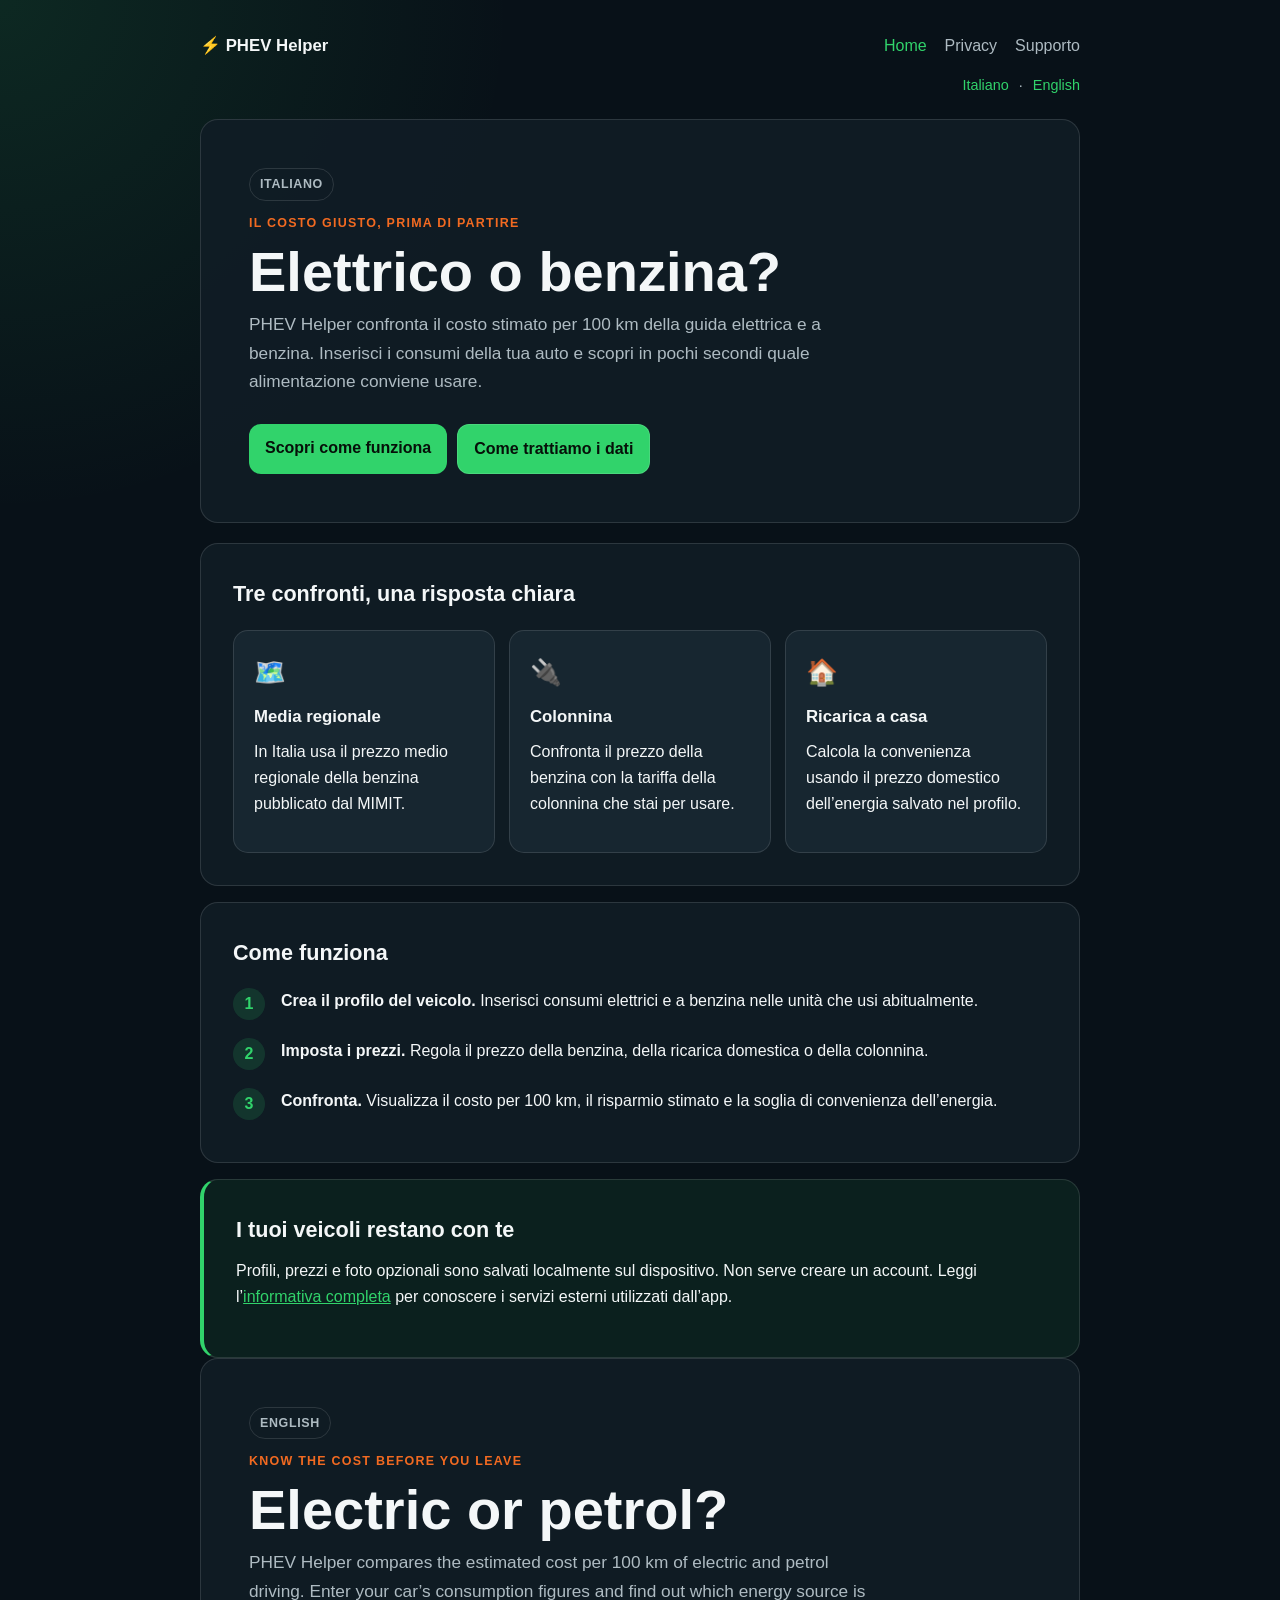
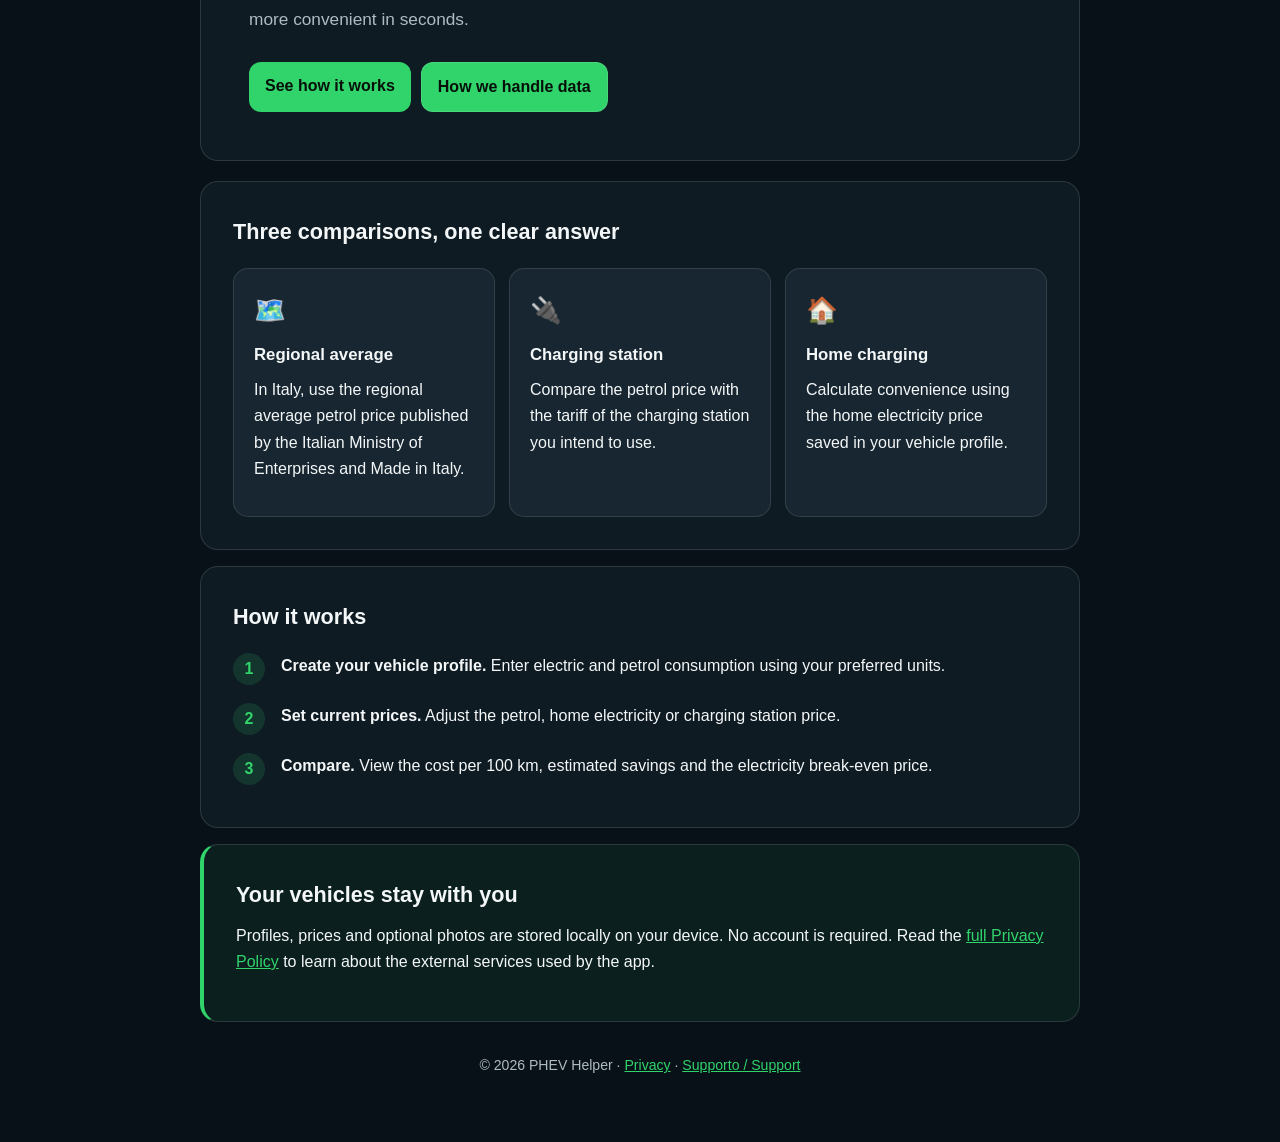
<file: index.html>
<!doctype html>
<html lang="it">
<head>
  <meta charset="utf-8">
  <meta name="viewport" content="width=device-width, initial-scale=1">
  <meta name="description" content="PHEV Helper confronta il costo di guida elettrica e a benzina per aiutarti a scegliere come viaggiare.">
  <title>PHEV Helper — Elettrico o benzina?</title>
  <link rel="stylesheet" href="styles.css">
</head>
<body>
  <main class="shell">
    <header>
      <a class="brand" href="index.html">⚡ PHEV Helper</a>
      <nav aria-label="Navigazione principale">
        <a href="index.html" aria-current="page">Home</a>
        <a href="privacy.html">Privacy</a>
        <a href="support.html">Supporto</a>
      </nav>
    </header>
    <div class="language-nav" aria-label="Lingue"><a href="#it">Italiano</a><span>·</span><a href="#en">English</a></div>

    <section class="hero language-section" id="it" lang="it">
      <span class="language-label">Italiano</span>
      <p class="eyebrow">Il costo giusto, prima di partire</p>
      <h1>Elettrico o benzina?</h1>
      <p class="lead">PHEV Helper confronta il costo stimato per 100 km della guida elettrica e a benzina. Inserisci i consumi della tua auto e scopri in pochi secondi quale alimentazione conviene usare.</p>
      <div class="actions">
        <a class="button" href="support.html#it">Scopri come funziona</a>
        <a class="button secondary-button" href="privacy.html#it">Come trattiamo i dati</a>
      </div>
    </section>

    <section class="card" lang="it">
      <h2>Tre confronti, una risposta chiara</h2>
      <div class="feature-grid">
        <article class="feature"><span class="feature-icon">🗺️</span><h3>Media regionale</h3><p>In Italia usa il prezzo medio regionale della benzina pubblicato dal MIMIT.</p></article>
        <article class="feature"><span class="feature-icon">🔌</span><h3>Colonnina</h3><p>Confronta il prezzo della benzina con la tariffa della colonnina che stai per usare.</p></article>
        <article class="feature"><span class="feature-icon">🏠</span><h3>Ricarica a casa</h3><p>Calcola la convenienza usando il prezzo domestico dell’energia salvato nel profilo.</p></article>
      </div>
    </section>

    <section class="card" lang="it">
      <h2>Come funziona</h2>
      <ol class="steps">
        <li><strong>Crea il profilo del veicolo.</strong> Inserisci consumi elettrici e a benzina nelle unità che usi abitualmente.</li>
        <li><strong>Imposta i prezzi.</strong> Regola il prezzo della benzina, della ricarica domestica o della colonnina.</li>
        <li><strong>Confronta.</strong> Visualizza il costo per 100 km, il risparmio stimato e la soglia di convenienza dell’energia.</li>
      </ol>
    </section>

    <section class="card notice" lang="it">
      <h2>I tuoi veicoli restano con te</h2>
      <p>Profili, prezzi e foto opzionali sono salvati localmente sul dispositivo. Non serve creare un account. Leggi l’<a href="privacy.html#it">informativa completa</a> per conoscere i servizi esterni utilizzati dall’app.</p>
    </section>

    <section class="hero language-section" id="en" lang="en">
      <span class="language-label">English</span>
      <p class="eyebrow">Know the cost before you leave</p>
      <h1>Electric or petrol?</h1>
      <p class="lead">PHEV Helper compares the estimated cost per 100 km of electric and petrol driving. Enter your car’s consumption figures and find out which energy source is more convenient in seconds.</p>
      <div class="actions">
        <a class="button" href="support.html#en">See how it works</a>
        <a class="button secondary-button" href="privacy.html#en">How we handle data</a>
      </div>
    </section>

    <section class="card" lang="en">
      <h2>Three comparisons, one clear answer</h2>
      <div class="feature-grid">
        <article class="feature"><span class="feature-icon">🗺️</span><h3>Regional average</h3><p>In Italy, use the regional average petrol price published by the Italian Ministry of Enterprises and Made in Italy.</p></article>
        <article class="feature"><span class="feature-icon">🔌</span><h3>Charging station</h3><p>Compare the petrol price with the tariff of the charging station you intend to use.</p></article>
        <article class="feature"><span class="feature-icon">🏠</span><h3>Home charging</h3><p>Calculate convenience using the home electricity price saved in your vehicle profile.</p></article>
      </div>
    </section>

    <section class="card" lang="en">
      <h2>How it works</h2>
      <ol class="steps">
        <li><strong>Create your vehicle profile.</strong> Enter electric and petrol consumption using your preferred units.</li>
        <li><strong>Set current prices.</strong> Adjust the petrol, home electricity or charging station price.</li>
        <li><strong>Compare.</strong> View the cost per 100 km, estimated savings and the electricity break-even price.</li>
      </ol>
    </section>

    <section class="card notice" lang="en">
      <h2>Your vehicles stay with you</h2>
      <p>Profiles, prices and optional photos are stored locally on your device. No account is required. Read the <a href="privacy.html#en">full Privacy Policy</a> to learn about the external services used by the app.</p>
    </section>

    <footer>© 2026 PHEV Helper · <a href="privacy.html">Privacy</a> · <a href="support.html">Supporto / Support</a></footer>
  </main>
</body>
</html>
</file>
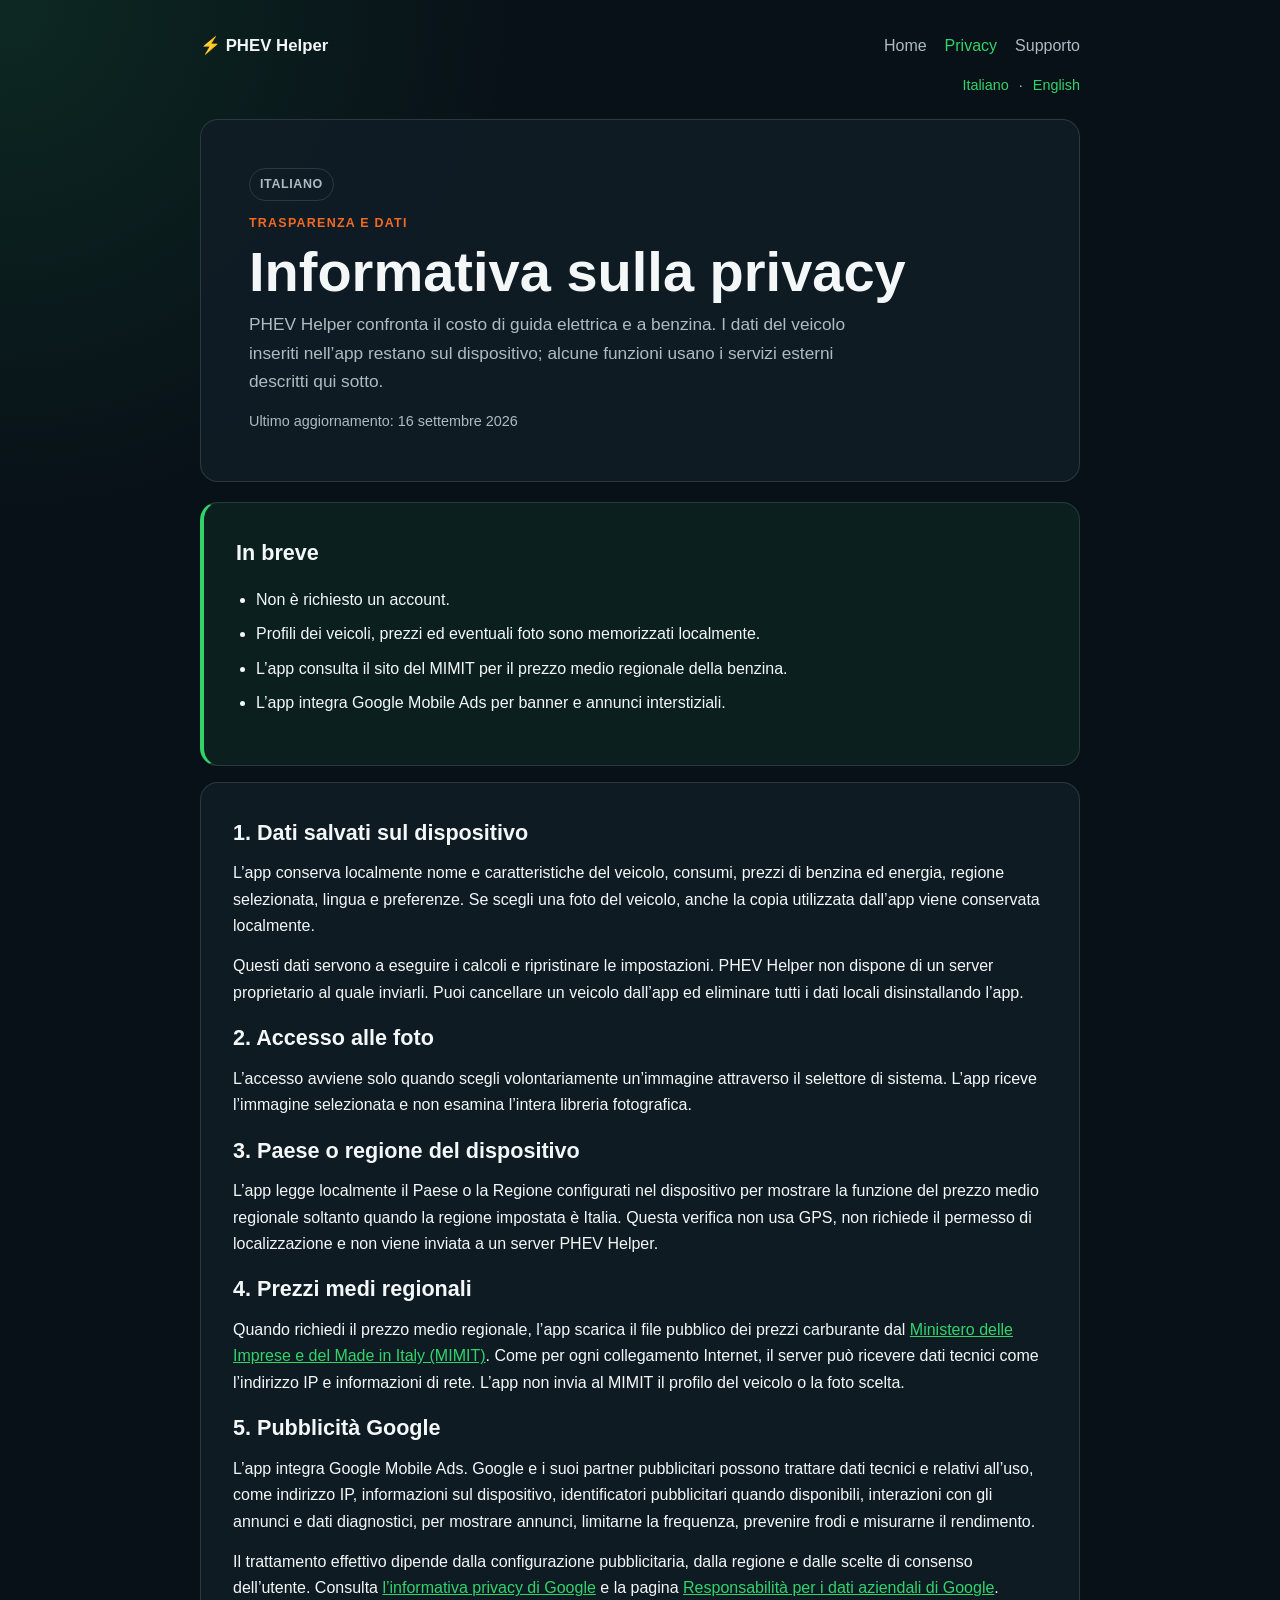
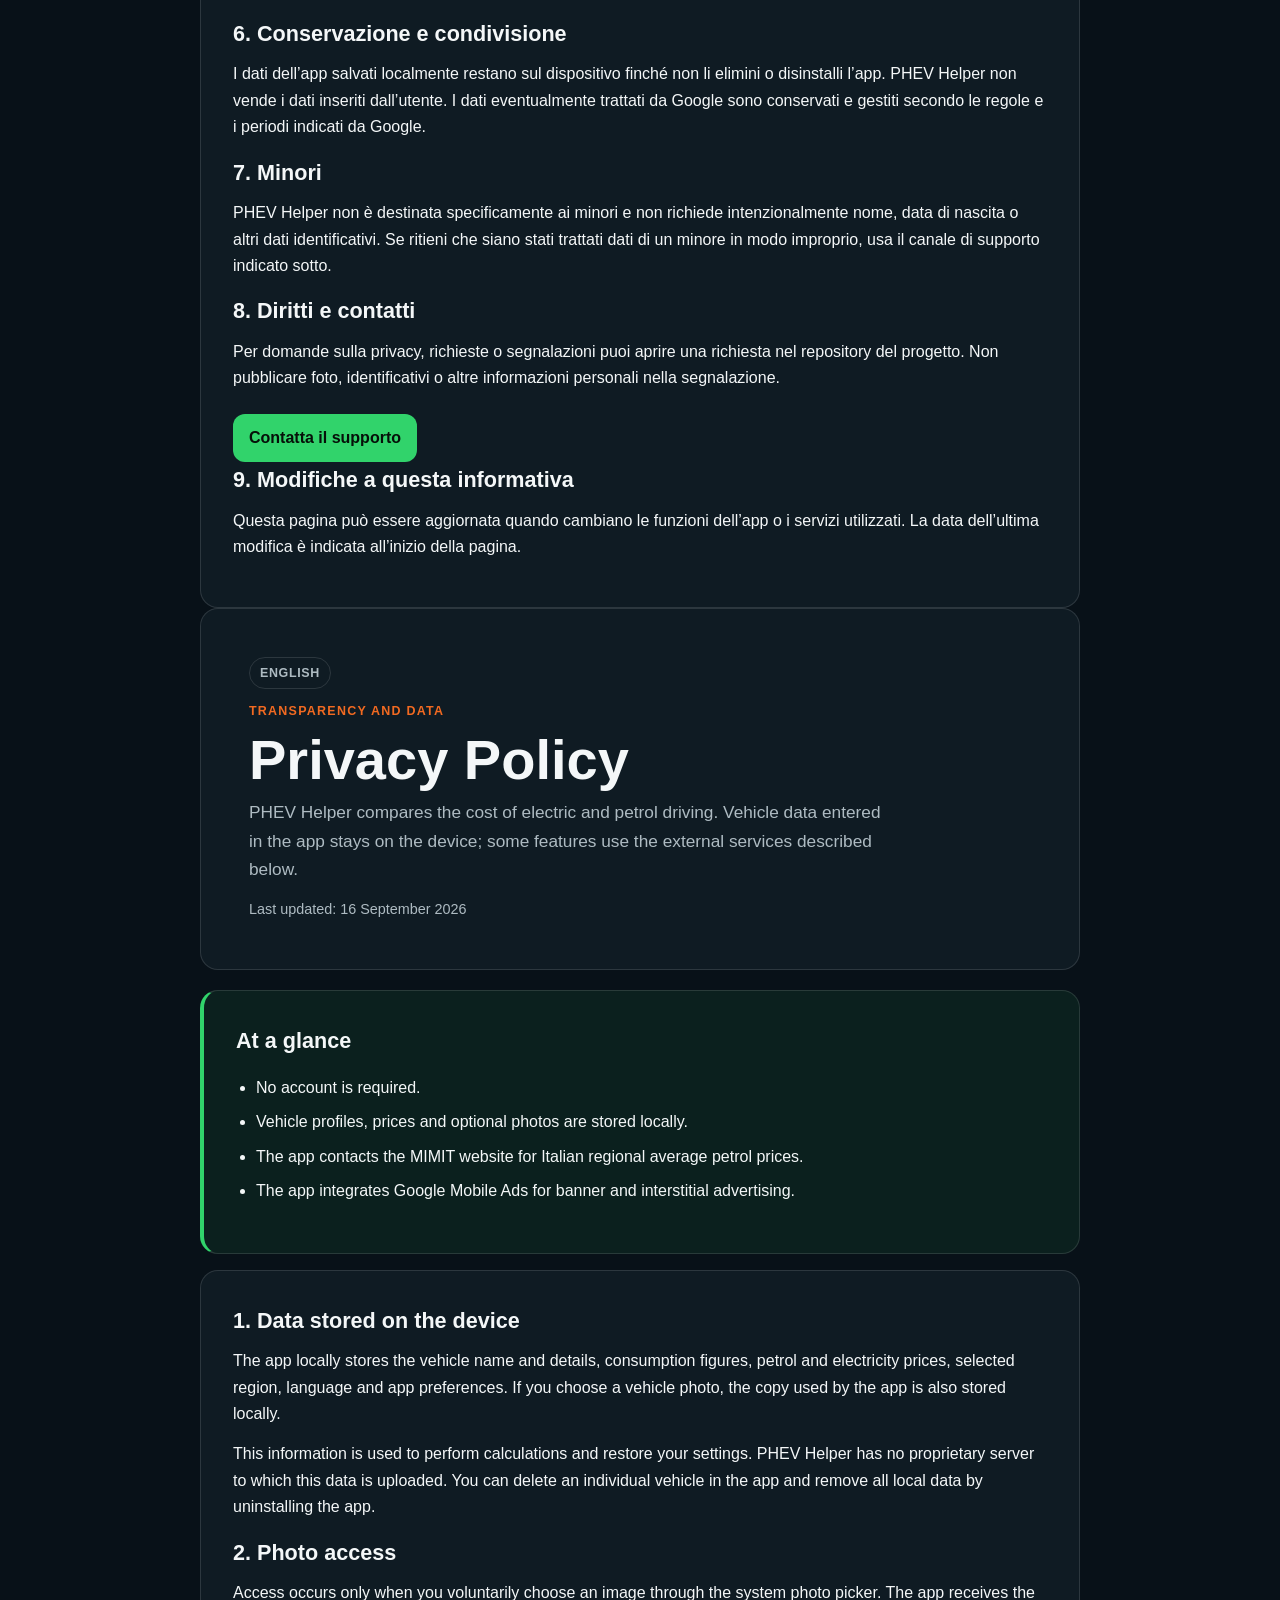
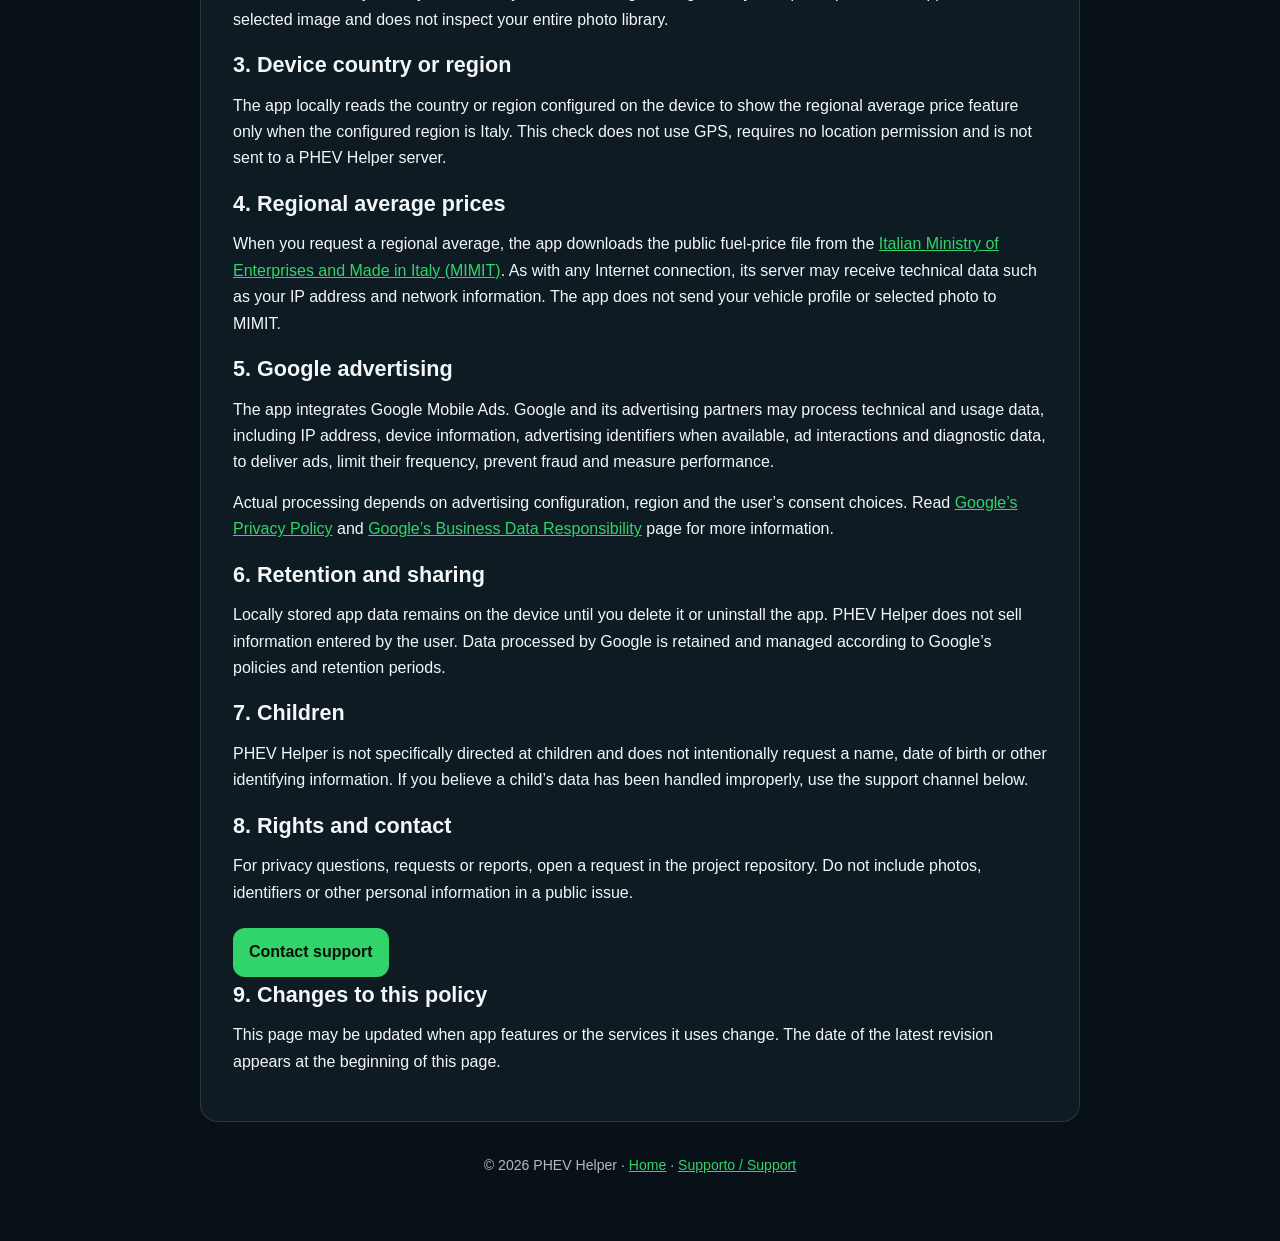
<file: privacy.html>
<!doctype html>
<html lang="it">
<head>
  <meta charset="utf-8">
  <meta name="viewport" content="width=device-width, initial-scale=1">
  <meta name="description" content="Informativa sulla privacy di PHEV Helper in italiano e inglese.">
  <title>Privacy — PHEV Helper</title>
  <link rel="stylesheet" href="styles.css">
</head>
<body>
  <main class="shell">
    <header>
      <a class="brand" href="index.html">⚡ PHEV Helper</a>
      <nav aria-label="Navigazione principale">
        <a href="index.html">Home</a>
        <a href="privacy.html" aria-current="page">Privacy</a>
        <a href="support.html">Supporto</a>
      </nav>
    </header>
    <div class="language-nav" aria-label="Lingue"><a href="#it">Italiano</a><span>·</span><a href="#en">English</a></div>

    <section class="hero language-section" id="it" lang="it">
      <span class="language-label">Italiano</span>
      <p class="eyebrow">Trasparenza e dati</p>
      <h1>Informativa sulla privacy</h1>
      <p class="lead">PHEV Helper confronta il costo di guida elettrica e a benzina. I dati del veicolo inseriti nell’app restano sul dispositivo; alcune funzioni usano i servizi esterni descritti qui sotto.</p>
      <p class="updated">Ultimo aggiornamento: 16 settembre 2026</p>
    </section>

    <section class="card notice" lang="it">
      <h2>In breve</h2>
      <ul>
        <li>Non è richiesto un account.</li>
        <li>Profili dei veicoli, prezzi ed eventuali foto sono memorizzati localmente.</li>
        <li>L’app consulta il sito del MIMIT per il prezzo medio regionale della benzina.</li>
        <li>L’app integra Google Mobile Ads per banner e annunci interstiziali.</li>
      </ul>
    </section>

    <section class="card" lang="it">
      <h2>1. Dati salvati sul dispositivo</h2>
      <p>L’app conserva localmente nome e caratteristiche del veicolo, consumi, prezzi di benzina ed energia, regione selezionata, lingua e preferenze. Se scegli una foto del veicolo, anche la copia utilizzata dall’app viene conservata localmente.</p>
      <p>Questi dati servono a eseguire i calcoli e ripristinare le impostazioni. PHEV Helper non dispone di un server proprietario al quale inviarli. Puoi cancellare un veicolo dall’app ed eliminare tutti i dati locali disinstallando l’app.</p>
      <h2>2. Accesso alle foto</h2>
      <p>L’accesso avviene solo quando scegli volontariamente un’immagine attraverso il selettore di sistema. L’app riceve l’immagine selezionata e non esamina l’intera libreria fotografica.</p>
      <h2>3. Paese o regione del dispositivo</h2>
      <p>L’app legge localmente il Paese o la Regione configurati nel dispositivo per mostrare la funzione del prezzo medio regionale soltanto quando la regione impostata è Italia. Questa verifica non usa GPS, non richiede il permesso di localizzazione e non viene inviata a un server PHEV Helper.</p>
      <h2>4. Prezzi medi regionali</h2>
      <p>Quando richiedi il prezzo medio regionale, l’app scarica il file pubblico dei prezzi carburante dal <a href="https://www.mimit.gov.it/it/prezzo-medio-carburanti/regioni" rel="external">Ministero delle Imprese e del Made in Italy (MIMIT)</a>. Come per ogni collegamento Internet, il server può ricevere dati tecnici come l’indirizzo IP e informazioni di rete. L’app non invia al MIMIT il profilo del veicolo o la foto scelta.</p>
      <h2>5. Pubblicità Google</h2>
      <p>L’app integra Google Mobile Ads. Google e i suoi partner pubblicitari possono trattare dati tecnici e relativi all’uso, come indirizzo IP, informazioni sul dispositivo, identificatori pubblicitari quando disponibili, interazioni con gli annunci e dati diagnostici, per mostrare annunci, limitarne la frequenza, prevenire frodi e misurarne il rendimento.</p>
      <p>Il trattamento effettivo dipende dalla configurazione pubblicitaria, dalla regione e dalle scelte di consenso dell’utente. Consulta <a href="https://policies.google.com/privacy" rel="external">l’informativa privacy di Google</a> e la pagina <a href="https://business.safety.google/privacy/" rel="external">Responsabilità per i dati aziendali di Google</a>.</p>
      <h2>6. Conservazione e condivisione</h2>
      <p>I dati dell’app salvati localmente restano sul dispositivo finché non li elimini o disinstalli l’app. PHEV Helper non vende i dati inseriti dall’utente. I dati eventualmente trattati da Google sono conservati e gestiti secondo le regole e i periodi indicati da Google.</p>
      <h2>7. Minori</h2>
      <p>PHEV Helper non è destinata specificamente ai minori e non richiede intenzionalmente nome, data di nascita o altri dati identificativi. Se ritieni che siano stati trattati dati di un minore in modo improprio, usa il canale di supporto indicato sotto.</p>
      <h2>8. Diritti e contatti</h2>
      <p>Per domande sulla privacy, richieste o segnalazioni puoi aprire una richiesta nel repository del progetto. Non pubblicare foto, identificativi o altre informazioni personali nella segnalazione.</p>
      <a class="button" href="https://github.com/francescozeppilli/PHEVHelper/issues/new" rel="external">Contatta il supporto</a>
      <h2>9. Modifiche a questa informativa</h2>
      <p>Questa pagina può essere aggiornata quando cambiano le funzioni dell’app o i servizi utilizzati. La data dell’ultima modifica è indicata all’inizio della pagina.</p>
    </section>

    <section class="hero language-section" id="en" lang="en">
      <span class="language-label">English</span>
      <p class="eyebrow">Transparency and data</p>
      <h1>Privacy Policy</h1>
      <p class="lead">PHEV Helper compares the cost of electric and petrol driving. Vehicle data entered in the app stays on the device; some features use the external services described below.</p>
      <p class="updated">Last updated: 16 September 2026</p>
    </section>

    <section class="card notice" lang="en">
      <h2>At a glance</h2>
      <ul>
        <li>No account is required.</li>
        <li>Vehicle profiles, prices and optional photos are stored locally.</li>
        <li>The app contacts the MIMIT website for Italian regional average petrol prices.</li>
        <li>The app integrates Google Mobile Ads for banner and interstitial advertising.</li>
      </ul>
    </section>

    <section class="card" lang="en">
      <h2>1. Data stored on the device</h2>
      <p>The app locally stores the vehicle name and details, consumption figures, petrol and electricity prices, selected region, language and app preferences. If you choose a vehicle photo, the copy used by the app is also stored locally.</p>
      <p>This information is used to perform calculations and restore your settings. PHEV Helper has no proprietary server to which this data is uploaded. You can delete an individual vehicle in the app and remove all local data by uninstalling the app.</p>
      <h2>2. Photo access</h2>
      <p>Access occurs only when you voluntarily choose an image through the system photo picker. The app receives the selected image and does not inspect your entire photo library.</p>
      <h2>3. Device country or region</h2>
      <p>The app locally reads the country or region configured on the device to show the regional average price feature only when the configured region is Italy. This check does not use GPS, requires no location permission and is not sent to a PHEV Helper server.</p>
      <h2>4. Regional average prices</h2>
      <p>When you request a regional average, the app downloads the public fuel-price file from the <a href="https://www.mimit.gov.it/it/prezzo-medio-carburanti/regioni" rel="external">Italian Ministry of Enterprises and Made in Italy (MIMIT)</a>. As with any Internet connection, its server may receive technical data such as your IP address and network information. The app does not send your vehicle profile or selected photo to MIMIT.</p>
      <h2>5. Google advertising</h2>
      <p>The app integrates Google Mobile Ads. Google and its advertising partners may process technical and usage data, including IP address, device information, advertising identifiers when available, ad interactions and diagnostic data, to deliver ads, limit their frequency, prevent fraud and measure performance.</p>
      <p>Actual processing depends on advertising configuration, region and the user’s consent choices. Read <a href="https://policies.google.com/privacy" rel="external">Google’s Privacy Policy</a> and <a href="https://business.safety.google/privacy/" rel="external">Google’s Business Data Responsibility</a> page for more information.</p>
      <h2>6. Retention and sharing</h2>
      <p>Locally stored app data remains on the device until you delete it or uninstall the app. PHEV Helper does not sell information entered by the user. Data processed by Google is retained and managed according to Google’s policies and retention periods.</p>
      <h2>7. Children</h2>
      <p>PHEV Helper is not specifically directed at children and does not intentionally request a name, date of birth or other identifying information. If you believe a child’s data has been handled improperly, use the support channel below.</p>
      <h2>8. Rights and contact</h2>
      <p>For privacy questions, requests or reports, open a request in the project repository. Do not include photos, identifiers or other personal information in a public issue.</p>
      <a class="button" href="https://github.com/francescozeppilli/PHEVHelper/issues/new" rel="external">Contact support</a>
      <h2>9. Changes to this policy</h2>
      <p>This page may be updated when app features or the services it uses change. The date of the latest revision appears at the beginning of this page.</p>
    </section>

    <footer>© 2026 PHEV Helper · <a href="index.html">Home</a> · <a href="support.html">Supporto / Support</a></footer>
  </main>
</body>
</html>
</file>
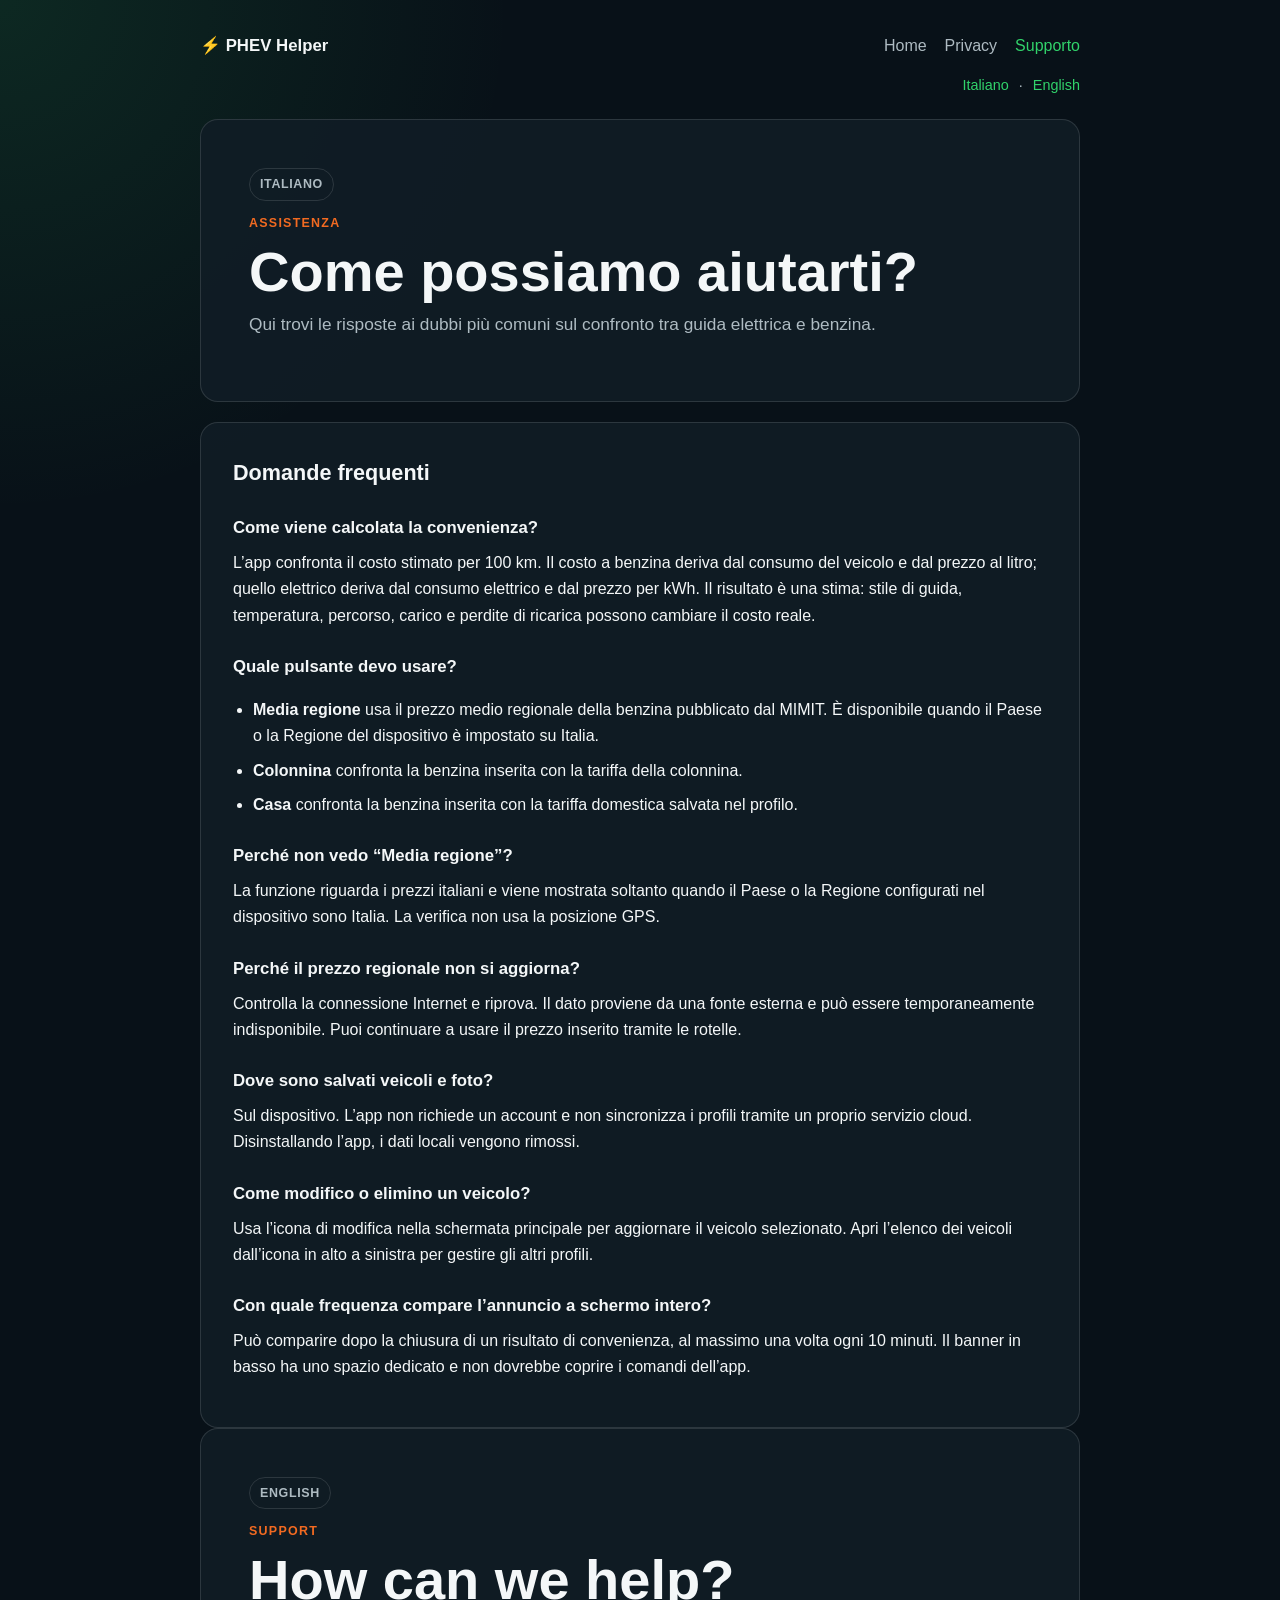
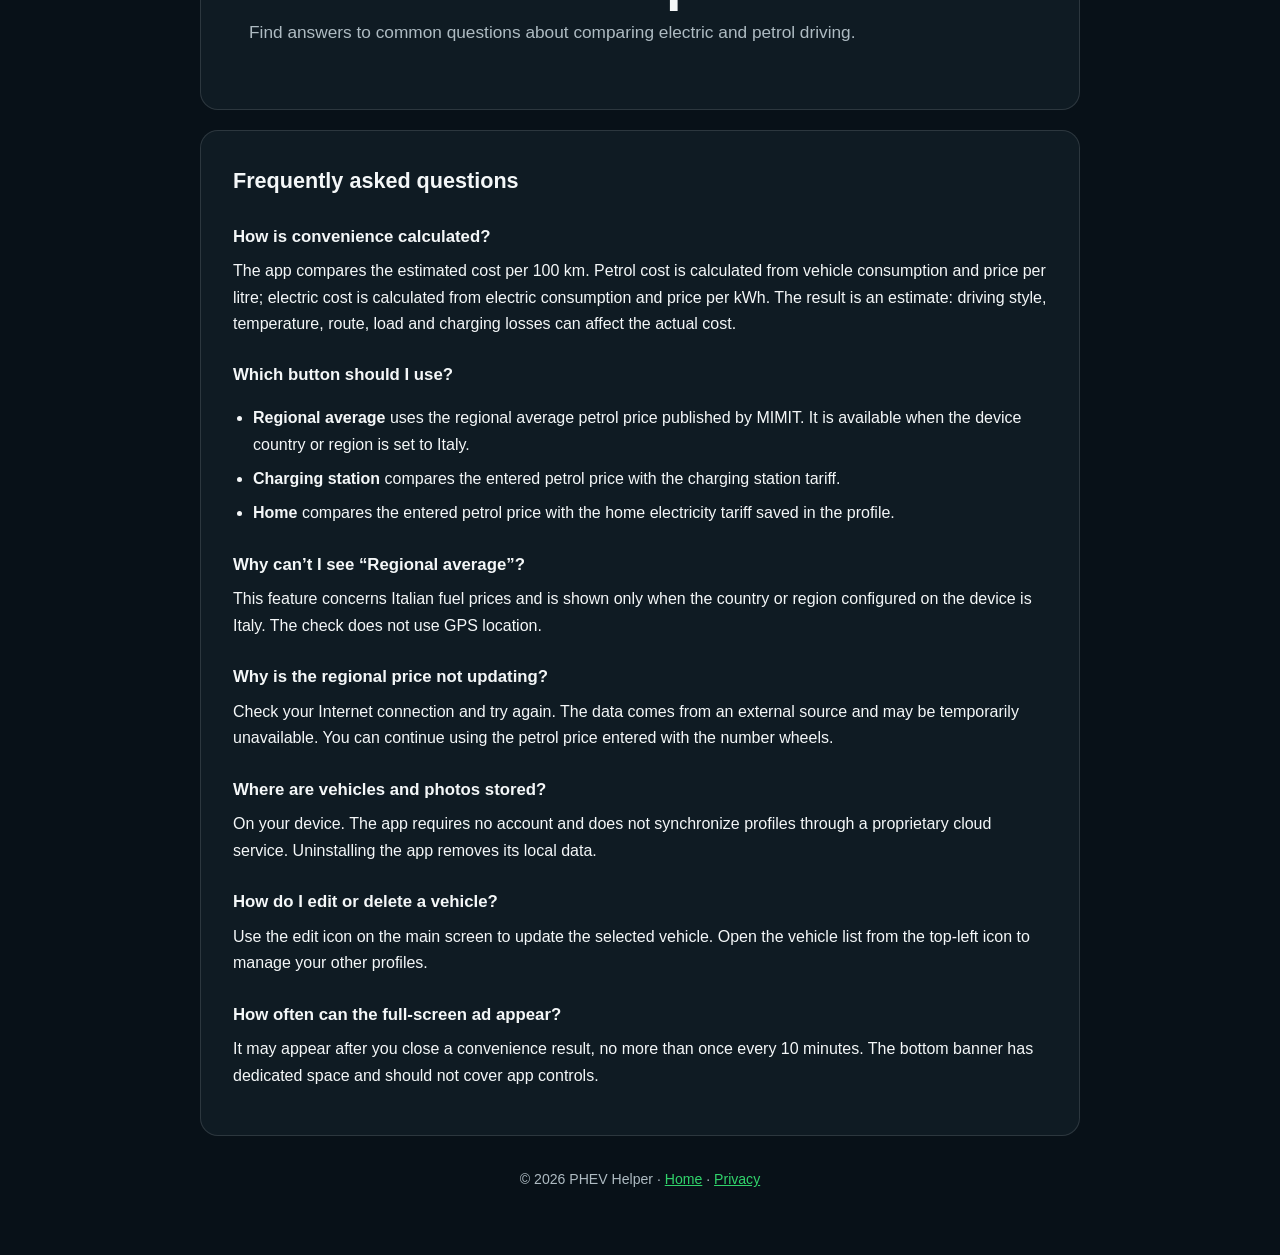
<file: support.html>
<!doctype html>
<html lang="it">
<head>
  <meta charset="utf-8">
  <meta name="viewport" content="width=device-width, initial-scale=1">
  <meta name="description" content="Supporto e domande frequenti per PHEV Helper in italiano e inglese.">
  <title>Supporto — PHEV Helper</title>
  <link rel="stylesheet" href="styles.css">
</head>
<body>
  <main class="shell">
    <header>
      <a class="brand" href="index.html">⚡ PHEV Helper</a>
      <nav aria-label="Navigazione principale">
        <a href="index.html">Home</a>
        <a href="privacy.html">Privacy</a>
        <a href="support.html" aria-current="page">Supporto</a>
      </nav>
    </header>
    <div class="language-nav" aria-label="Lingue"><a href="#it">Italiano</a><span>·</span><a href="#en">English</a></div>

    <section class="hero language-section" id="it" lang="it">
      <span class="language-label">Italiano</span>
      <p class="eyebrow">Assistenza</p>
      <h1>Come possiamo aiutarti?</h1>
      <p class="lead">Qui trovi le risposte ai dubbi più comuni sul confronto tra guida elettrica e benzina.</p>
    </section>

    <section class="card" lang="it">
      <h2>Domande frequenti</h2>
      <h3>Come viene calcolata la convenienza?</h3>
      <p>L’app confronta il costo stimato per 100 km. Il costo a benzina deriva dal consumo del veicolo e dal prezzo al litro; quello elettrico deriva dal consumo elettrico e dal prezzo per kWh. Il risultato è una stima: stile di guida, temperatura, percorso, carico e perdite di ricarica possono cambiare il costo reale.</p>
      <h3>Quale pulsante devo usare?</h3>
      <ul>
        <li><strong>Media regione</strong> usa il prezzo medio regionale della benzina pubblicato dal MIMIT. È disponibile quando il Paese o la Regione del dispositivo è impostato su Italia.</li>
        <li><strong>Colonnina</strong> confronta la benzina inserita con la tariffa della colonnina.</li>
        <li><strong>Casa</strong> confronta la benzina inserita con la tariffa domestica salvata nel profilo.</li>
      </ul>
      <h3>Perché non vedo “Media regione”?</h3>
      <p>La funzione riguarda i prezzi italiani e viene mostrata soltanto quando il Paese o la Regione configurati nel dispositivo sono Italia. La verifica non usa la posizione GPS.</p>
      <h3>Perché il prezzo regionale non si aggiorna?</h3>
      <p>Controlla la connessione Internet e riprova. Il dato proviene da una fonte esterna e può essere temporaneamente indisponibile. Puoi continuare a usare il prezzo inserito tramite le rotelle.</p>
      <h3>Dove sono salvati veicoli e foto?</h3>
      <p>Sul dispositivo. L’app non richiede un account e non sincronizza i profili tramite un proprio servizio cloud. Disinstallando l’app, i dati locali vengono rimossi.</p>
      <h3>Come modifico o elimino un veicolo?</h3>
      <p>Usa l’icona di modifica nella schermata principale per aggiornare il veicolo selezionato. Apri l’elenco dei veicoli dall’icona in alto a sinistra per gestire gli altri profili.</p>
      <h3>Con quale frequenza compare l’annuncio a schermo intero?</h3>
      <p>Può comparire dopo la chiusura di un risultato di convenienza, al massimo una volta ogni 10 minuti. Il banner in basso ha uno spazio dedicato e non dovrebbe coprire i comandi dell’app.</p>
    </section>

    <section class="hero language-section" id="en" lang="en">
      <span class="language-label">English</span>
      <p class="eyebrow">Support</p>
      <h1>How can we help?</h1>
      <p class="lead">Find answers to common questions about comparing electric and petrol driving.</p>
    </section>

    <section class="card" lang="en">
      <h2>Frequently asked questions</h2>
      <h3>How is convenience calculated?</h3>
      <p>The app compares the estimated cost per 100 km. Petrol cost is calculated from vehicle consumption and price per litre; electric cost is calculated from electric consumption and price per kWh. The result is an estimate: driving style, temperature, route, load and charging losses can affect the actual cost.</p>
      <h3>Which button should I use?</h3>
      <ul>
        <li><strong>Regional average</strong> uses the regional average petrol price published by MIMIT. It is available when the device country or region is set to Italy.</li>
        <li><strong>Charging station</strong> compares the entered petrol price with the charging station tariff.</li>
        <li><strong>Home</strong> compares the entered petrol price with the home electricity tariff saved in the profile.</li>
      </ul>
      <h3>Why can’t I see “Regional average”?</h3>
      <p>This feature concerns Italian fuel prices and is shown only when the country or region configured on the device is Italy. The check does not use GPS location.</p>
      <h3>Why is the regional price not updating?</h3>
      <p>Check your Internet connection and try again. The data comes from an external source and may be temporarily unavailable. You can continue using the petrol price entered with the number wheels.</p>
      <h3>Where are vehicles and photos stored?</h3>
      <p>On your device. The app requires no account and does not synchronize profiles through a proprietary cloud service. Uninstalling the app removes its local data.</p>
      <h3>How do I edit or delete a vehicle?</h3>
      <p>Use the edit icon on the main screen to update the selected vehicle. Open the vehicle list from the top-left icon to manage your other profiles.</p>
      <h3>How often can the full-screen ad appear?</h3>
      <p>It may appear after you close a convenience result, no more than once every 10 minutes. The bottom banner has dedicated space and should not cover app controls.</p>
    </section>

    <footer>© 2026 PHEV Helper · <a href="index.html">Home</a> · <a href="privacy.html">Privacy</a></footer>
  </main>
</body>
</html>
</file>
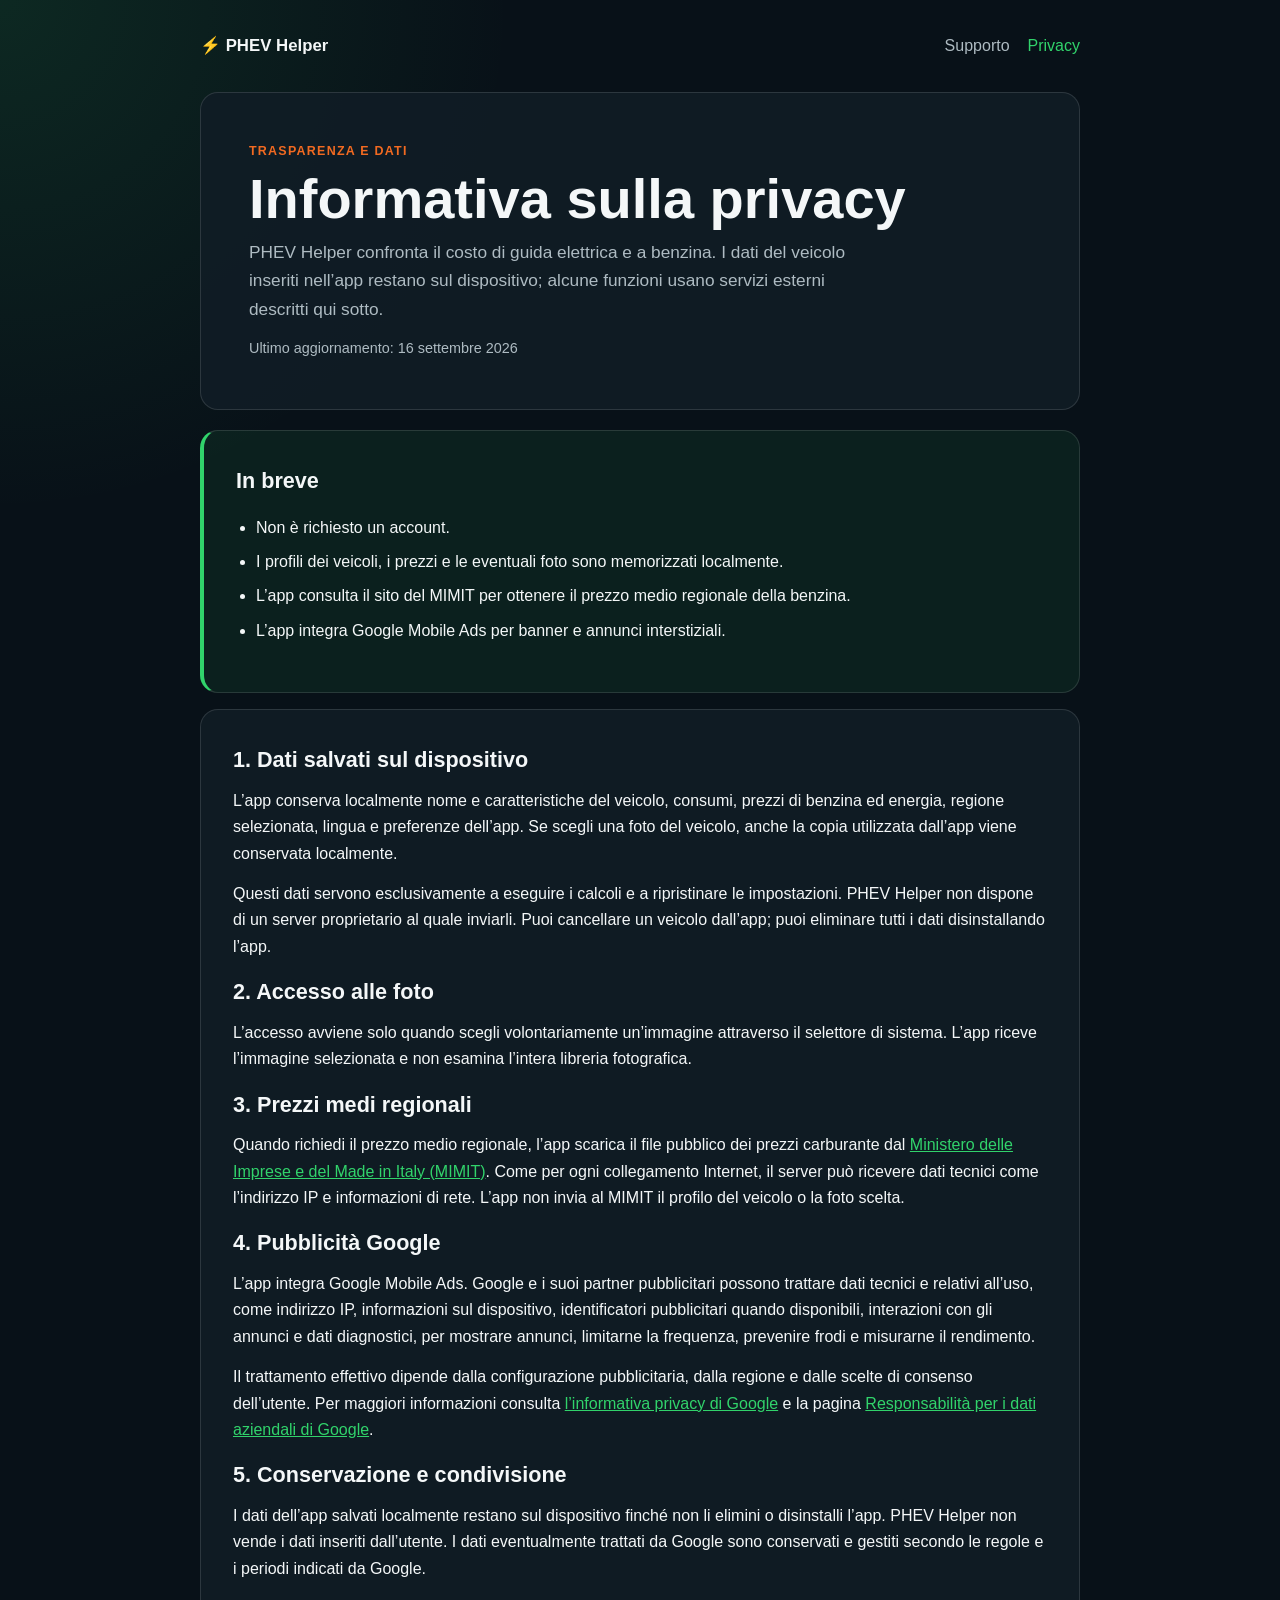
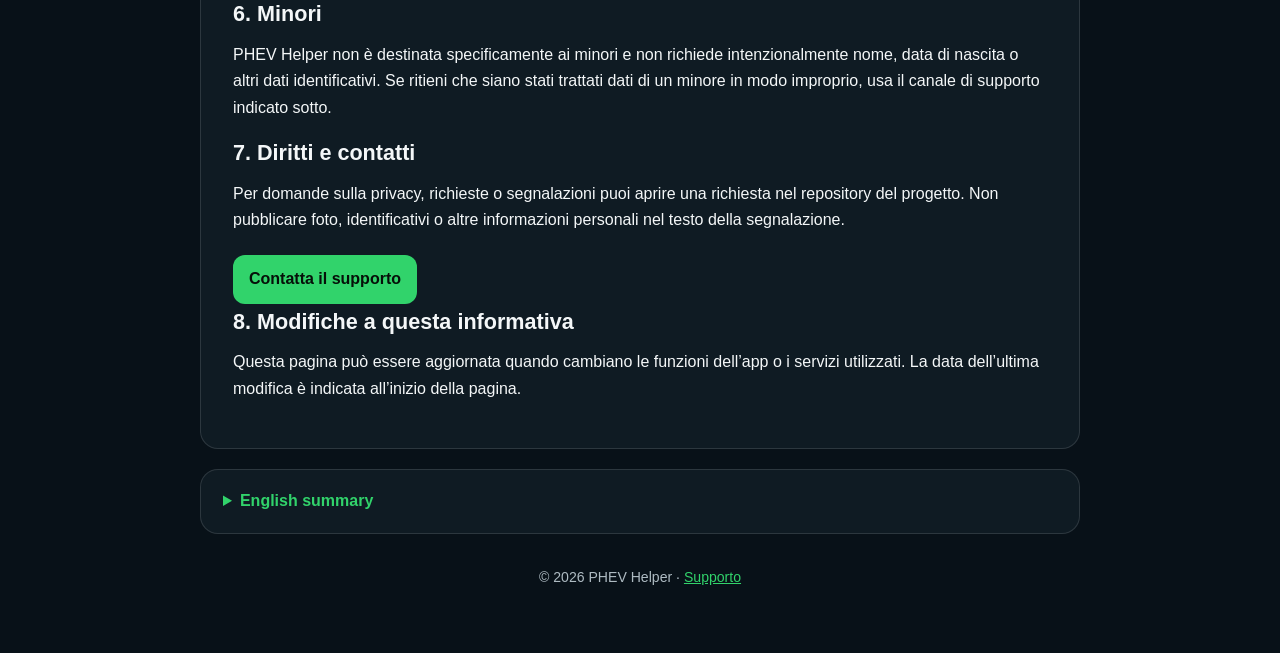
<file: docs/privacy.html>
<!doctype html>
<html lang="it">
<head>
  <meta charset="utf-8">
  <meta name="viewport" content="width=device-width, initial-scale=1">
  <meta name="description" content="Informativa sulla privacy di PHEV Helper.">
  <title>Privacy — PHEV Helper</title>
  <link rel="stylesheet" href="styles.css">
</head>
<body>
  <main class="shell">
    <header>
      <a class="brand" href="support.html">⚡ PHEV Helper</a>
      <nav aria-label="Navigazione principale">
        <a href="support.html">Supporto</a>
        <a href="privacy.html" aria-current="page">Privacy</a>
      </nav>
    </header>

    <section class="hero">
      <p class="eyebrow">Trasparenza e dati</p>
      <h1>Informativa sulla privacy</h1>
      <p class="lead">PHEV Helper confronta il costo di guida elettrica e a benzina. I dati del veicolo inseriti nell’app restano sul dispositivo; alcune funzioni usano servizi esterni descritti qui sotto.</p>
      <p class="updated">Ultimo aggiornamento: 16 settembre 2026</p>
    </section>

    <section class="card notice">
      <h2>In breve</h2>
      <ul>
        <li>Non è richiesto un account.</li>
        <li>I profili dei veicoli, i prezzi e le eventuali foto sono memorizzati localmente.</li>
        <li>L’app consulta il sito del MIMIT per ottenere il prezzo medio regionale della benzina.</li>
        <li>L’app integra Google Mobile Ads per banner e annunci interstiziali.</li>
      </ul>
    </section>

    <section class="card">
      <h2>1. Dati salvati sul dispositivo</h2>
      <p>L’app conserva localmente nome e caratteristiche del veicolo, consumi, prezzi di benzina ed energia, regione selezionata, lingua e preferenze dell’app. Se scegli una foto del veicolo, anche la copia utilizzata dall’app viene conservata localmente.</p>
      <p>Questi dati servono esclusivamente a eseguire i calcoli e a ripristinare le impostazioni. PHEV Helper non dispone di un server proprietario al quale inviarli. Puoi cancellare un veicolo dall’app; puoi eliminare tutti i dati disinstallando l’app.</p>

      <h2>2. Accesso alle foto</h2>
      <p>L’accesso avviene solo quando scegli volontariamente un’immagine attraverso il selettore di sistema. L’app riceve l’immagine selezionata e non esamina l’intera libreria fotografica.</p>

      <h2>3. Prezzi medi regionali</h2>
      <p>Quando richiedi il prezzo medio regionale, l’app scarica il file pubblico dei prezzi carburante dal <a href="https://www.mimit.gov.it/it/prezzo-medio-carburanti/regioni" rel="external">Ministero delle Imprese e del Made in Italy (MIMIT)</a>. Come per ogni collegamento Internet, il server può ricevere dati tecnici come l’indirizzo IP e informazioni di rete. L’app non invia al MIMIT il profilo del veicolo o la foto scelta.</p>

      <h2>4. Pubblicità Google</h2>
      <p>L’app integra Google Mobile Ads. Google e i suoi partner pubblicitari possono trattare dati tecnici e relativi all’uso, come indirizzo IP, informazioni sul dispositivo, identificatori pubblicitari quando disponibili, interazioni con gli annunci e dati diagnostici, per mostrare annunci, limitarne la frequenza, prevenire frodi e misurarne il rendimento.</p>
      <p>Il trattamento effettivo dipende dalla configurazione pubblicitaria, dalla regione e dalle scelte di consenso dell’utente. Per maggiori informazioni consulta <a href="https://policies.google.com/privacy" rel="external">l’informativa privacy di Google</a> e la pagina <a href="https://business.safety.google/privacy/" rel="external">Responsabilità per i dati aziendali di Google</a>.</p>

      <h2>5. Conservazione e condivisione</h2>
      <p>I dati dell’app salvati localmente restano sul dispositivo finché non li elimini o disinstalli l’app. PHEV Helper non vende i dati inseriti dall’utente. I dati eventualmente trattati da Google sono conservati e gestiti secondo le regole e i periodi indicati da Google.</p>

      <h2>6. Minori</h2>
      <p>PHEV Helper non è destinata specificamente ai minori e non richiede intenzionalmente nome, data di nascita o altri dati identificativi. Se ritieni che siano stati trattati dati di un minore in modo improprio, usa il canale di supporto indicato sotto.</p>

      <h2>7. Diritti e contatti</h2>
      <p>Per domande sulla privacy, richieste o segnalazioni puoi aprire una richiesta nel repository del progetto. Non pubblicare foto, identificativi o altre informazioni personali nel testo della segnalazione.</p>
      <a class="button" href="https://github.com/francescozeppilli/PHEVHelper/issues/new" rel="external">Contatta il supporto</a>

      <h2>8. Modifiche a questa informativa</h2>
      <p>Questa pagina può essere aggiornata quando cambiano le funzioni dell’app o i servizi utilizzati. La data dell’ultima modifica è indicata all’inizio della pagina.</p>
    </section>

    <details>
      <summary>English summary</summary>
      <p>PHEV Helper stores vehicle profiles, prices, preferences and optional vehicle photos locally on the device. No account is required and this information is not uploaded to a proprietary PHEV Helper server.</p>
      <p>The app contacts the Italian Ministry of Enterprises and Made in Italy to retrieve public regional fuel prices. It also integrates Google Mobile Ads, which may process technical, device, advertising, interaction and diagnostic data depending on configuration, region and consent choices. See <a href="https://policies.google.com/privacy">Google’s Privacy Policy</a>.</p>
      <p>You can remove individual vehicles in the app or delete all local app data by uninstalling it. For privacy questions, <a href="https://github.com/francescozeppilli/PHEVHelper/issues/new">contact support through GitHub</a> without posting personal information.</p>
    </details>

    <footer>© 2026 PHEV Helper · <a href="support.html">Supporto</a></footer>
  </main>
</body>
</html>
</file>
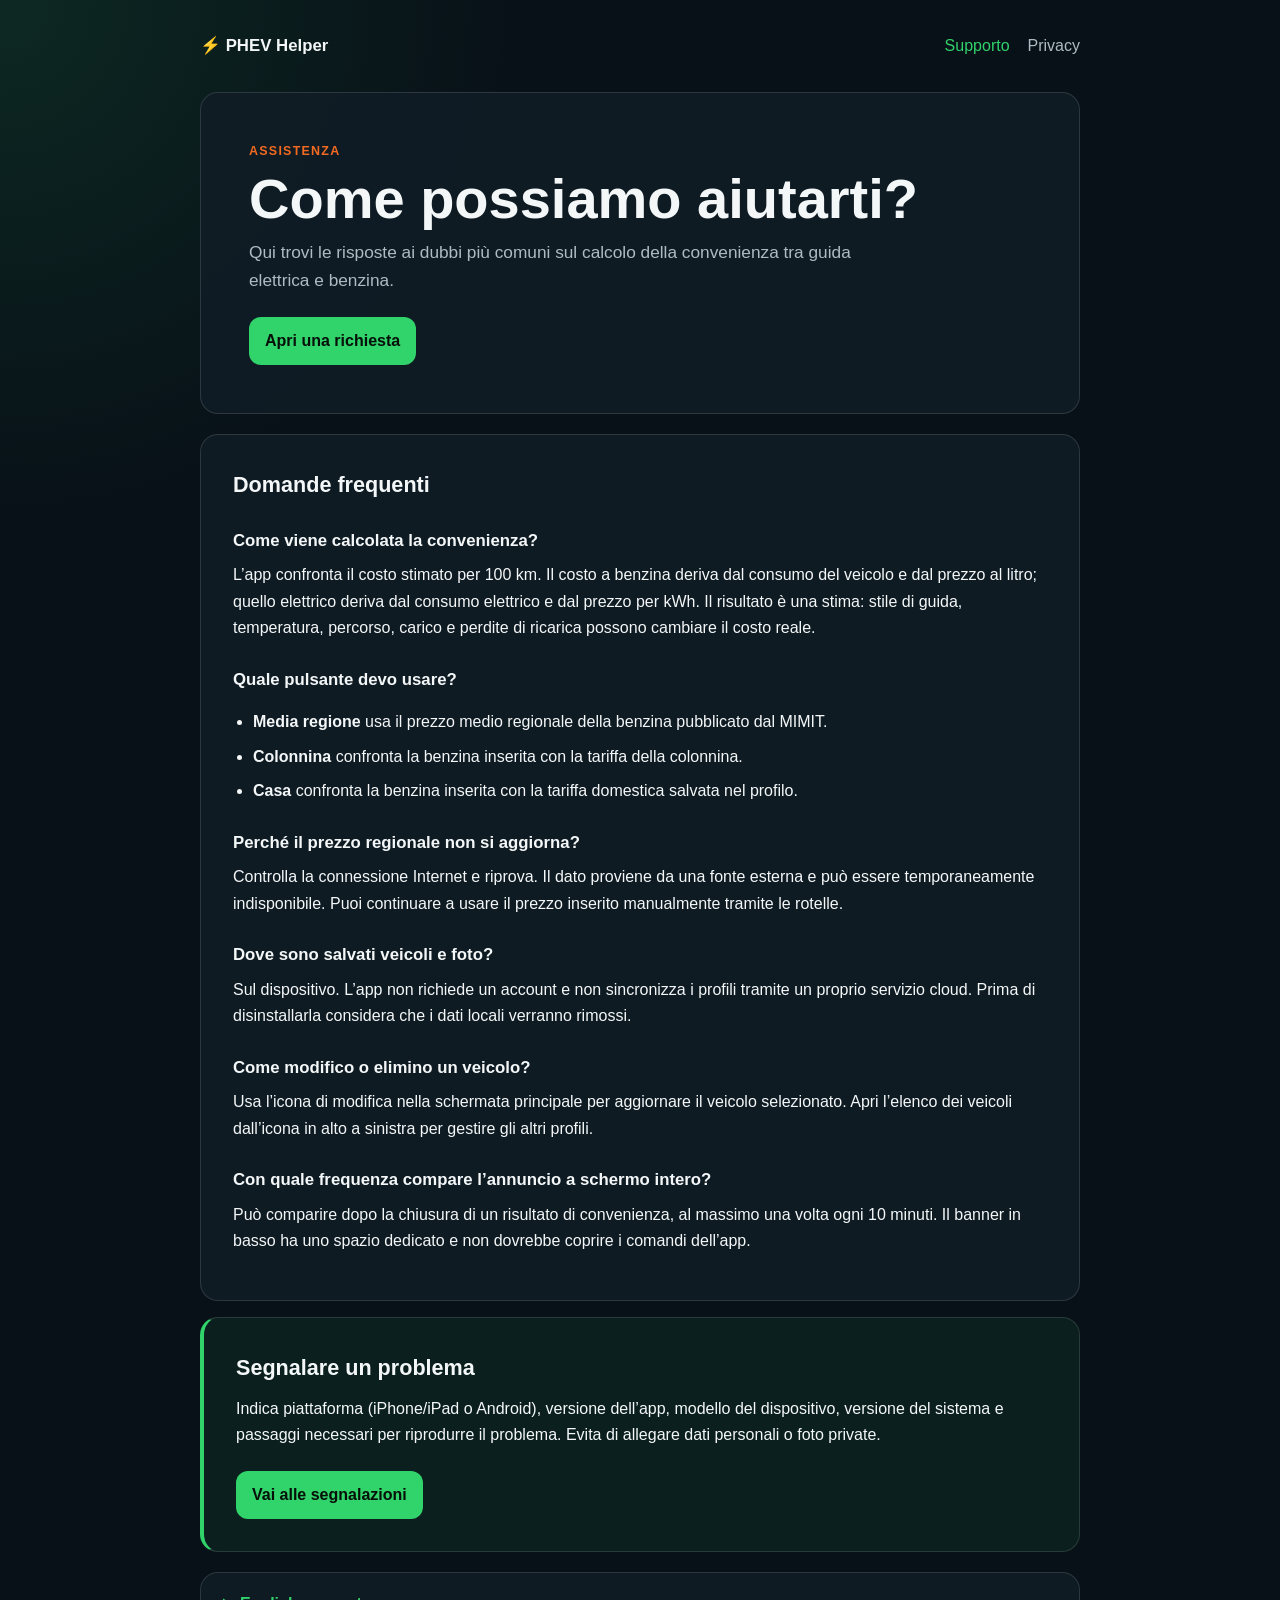
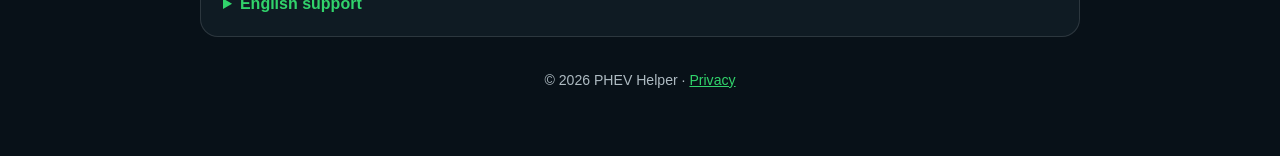
<file: docs/support.html>
<!doctype html>
<html lang="it">
<head>
  <meta charset="utf-8">
  <meta name="viewport" content="width=device-width, initial-scale=1">
  <meta name="description" content="Supporto e domande frequenti per PHEV Helper.">
  <title>Supporto — PHEV Helper</title>
  <link rel="stylesheet" href="styles.css">
</head>
<body>
  <main class="shell">
    <header>
      <a class="brand" href="support.html">⚡ PHEV Helper</a>
      <nav aria-label="Navigazione principale">
        <a href="support.html" aria-current="page">Supporto</a>
        <a href="privacy.html">Privacy</a>
      </nav>
    </header>

    <section class="hero">
      <p class="eyebrow">Assistenza</p>
      <h1>Come possiamo aiutarti?</h1>
      <p class="lead">Qui trovi le risposte ai dubbi più comuni sul calcolo della convenienza tra guida elettrica e benzina.</p>
      <a class="button" href="https://github.com/francescozeppilli/PHEVHelper/issues/new" rel="external">Apri una richiesta</a>
    </section>

    <section class="card">
      <h2>Domande frequenti</h2>

      <h3>Come viene calcolata la convenienza?</h3>
      <p>L’app confronta il costo stimato per 100 km. Il costo a benzina deriva dal consumo del veicolo e dal prezzo al litro; quello elettrico deriva dal consumo elettrico e dal prezzo per kWh. Il risultato è una stima: stile di guida, temperatura, percorso, carico e perdite di ricarica possono cambiare il costo reale.</p>

      <h3>Quale pulsante devo usare?</h3>
      <ul>
        <li><strong>Media regione</strong> usa il prezzo medio regionale della benzina pubblicato dal MIMIT.</li>
        <li><strong>Colonnina</strong> confronta la benzina inserita con la tariffa della colonnina.</li>
        <li><strong>Casa</strong> confronta la benzina inserita con la tariffa domestica salvata nel profilo.</li>
      </ul>

      <h3>Perché il prezzo regionale non si aggiorna?</h3>
      <p>Controlla la connessione Internet e riprova. Il dato proviene da una fonte esterna e può essere temporaneamente indisponibile. Puoi continuare a usare il prezzo inserito manualmente tramite le rotelle.</p>

      <h3>Dove sono salvati veicoli e foto?</h3>
      <p>Sul dispositivo. L’app non richiede un account e non sincronizza i profili tramite un proprio servizio cloud. Prima di disinstallarla considera che i dati locali verranno rimossi.</p>

      <h3>Come modifico o elimino un veicolo?</h3>
      <p>Usa l’icona di modifica nella schermata principale per aggiornare il veicolo selezionato. Apri l’elenco dei veicoli dall’icona in alto a sinistra per gestire gli altri profili.</p>

      <h3>Con quale frequenza compare l’annuncio a schermo intero?</h3>
      <p>Può comparire dopo la chiusura di un risultato di convenienza, al massimo una volta ogni 10 minuti. Il banner in basso ha uno spazio dedicato e non dovrebbe coprire i comandi dell’app.</p>
    </section>

    <section class="card notice">
      <h2>Segnalare un problema</h2>
      <p>Indica piattaforma (iPhone/iPad o Android), versione dell’app, modello del dispositivo, versione del sistema e passaggi necessari per riprodurre il problema. Evita di allegare dati personali o foto private.</p>
      <a class="button" href="https://github.com/francescozeppilli/PHEVHelper/issues/new" rel="external">Vai alle segnalazioni</a>
    </section>

    <details>
      <summary>English support</summary>
      <p>PHEV Helper compares estimated fuel and electric costs per 100 km. Choose Region average, Charging station or Home depending on the energy price you want to use.</p>
      <p>If regional pricing does not load, check your Internet connection and try again. Vehicle profiles and optional photos are stored locally and are removed when the app is uninstalled.</p>
      <p>To report an issue, include your platform, app version, device model, operating system version and reproduction steps. Do not post private photos or personal information. <a href="https://github.com/francescozeppilli/PHEVHelper/issues/new">Open a support request</a>.</p>
    </details>

    <footer>© 2026 PHEV Helper · <a href="privacy.html">Privacy</a></footer>
  </main>
</body>
</html>
</file>
<file: styles.css>
:root {
  color-scheme: dark;
  --background: #081118;
  --surface: #111d25;
  --surface-soft: #172630;
  --text: #f4f7f8;
  --muted: #aebbc2;
  --green: #31d36b;
  --orange: #f26a21;
  --border: rgba(255, 255, 255, 0.12);
}

* { box-sizing: border-box; }

html { scroll-behavior: smooth; }

body {
  margin: 0;
  background:
    radial-gradient(circle at top left, rgba(49, 211, 107, 0.12), transparent 32rem),
    var(--background);
  color: var(--text);
  font-family: -apple-system, BlinkMacSystemFont, "Segoe UI", sans-serif;
  line-height: 1.65;
}

a { color: var(--green); }
a:hover { color: #7bec9c; }

.shell {
  width: min(880px, calc(100% - 32px));
  margin: 0 auto;
  padding: 32px 0 64px;
}

header {
  display: flex;
  align-items: center;
  justify-content: space-between;
  gap: 20px;
  margin-bottom: 32px;
}

.brand {
  color: var(--text);
  font-size: 1.05rem;
  font-weight: 750;
  text-decoration: none;
}

nav { display: flex; gap: 18px; }
nav a { color: var(--muted); text-decoration: none; }
nav a[aria-current="page"] { color: var(--green); }

.language-nav {
  display: flex;
  justify-content: flex-end;
  gap: 10px;
  margin: -18px 0 22px;
  color: var(--muted);
  font-size: 0.9rem;
}

.language-nav a { text-decoration: none; }

.hero,
.card,
details {
  border: 1px solid var(--border);
  background: rgba(17, 29, 37, 0.92);
  border-radius: 18px;
}

.hero {
  padding: clamp(24px, 6vw, 48px);
  margin-bottom: 20px;
}

.eyebrow {
  margin: 0 0 8px;
  color: var(--orange);
  font-size: 0.78rem;
  font-weight: 800;
  letter-spacing: 0.1em;
  text-transform: uppercase;
}

h1 {
  margin: 0;
  font-size: clamp(2rem, 7vw, 3.5rem);
  line-height: 1.08;
}

.lead { max-width: 66ch; color: var(--muted); font-size: 1.08rem; }
.updated { margin-bottom: 0; color: var(--muted); font-size: 0.9rem; }

.actions {
  display: flex;
  flex-wrap: wrap;
  gap: 10px;
  margin-top: 20px;
}

.card { padding: clamp(20px, 5vw, 32px); margin-top: 16px; }
h2 { margin: 0 0 10px; font-size: 1.35rem; }
h3 { margin: 24px 0 6px; font-size: 1.05rem; }
p { margin: 8px 0 14px; }
ul { padding-left: 1.25rem; }
li + li { margin-top: 8px; }

.notice {
  border-left: 4px solid var(--green);
  background: rgba(49, 211, 107, 0.08);
}

.language-section { scroll-margin-top: 20px; }
.language-section + .language-section { margin-top: 38px; }

.language-label {
  display: inline-block;
  margin-bottom: 12px;
  padding: 5px 10px;
  border: 1px solid var(--border);
  border-radius: 999px;
  color: var(--muted);
  font-size: 0.78rem;
  font-weight: 750;
  letter-spacing: 0.05em;
  text-transform: uppercase;
}

.feature-grid {
  display: grid;
  grid-template-columns: repeat(3, minmax(0, 1fr));
  gap: 14px;
  margin-top: 18px;
}

.feature {
  padding: 20px;
  border: 1px solid var(--border);
  border-radius: 15px;
  background: var(--surface-soft);
}

.feature-icon { font-size: 1.6rem; }
.feature h3 { margin-top: 10px; }

.steps {
  margin: 18px 0 0;
  padding: 0;
  list-style: none;
  counter-reset: steps;
}

.steps li {
  position: relative;
  min-height: 42px;
  padding-left: 48px;
  counter-increment: steps;
}

.steps li::before {
  position: absolute;
  left: 0;
  top: 0;
  display: grid;
  width: 32px;
  height: 32px;
  place-items: center;
  border-radius: 50%;
  background: rgba(49, 211, 107, 0.15);
  color: var(--green);
  content: counter(steps);
  font-weight: 800;
}

.secondary-button {
  border: 1px solid var(--border);
  background: transparent;
  color: var(--text);
}

.secondary-button:hover { background: var(--surface-soft); color: var(--text); }

.button {
  display: inline-block;
  margin-top: 8px;
  padding: 11px 16px;
  border-radius: 12px;
  background: var(--green);
  color: #061009;
  font-weight: 800;
  text-decoration: none;
}

.button:hover { background: #74e695; color: #061009; }

details { padding: 18px 22px; margin-top: 20px; }
summary { cursor: pointer; color: var(--green); font-weight: 750; }

footer {
  margin-top: 32px;
  color: var(--muted);
  font-size: 0.88rem;
  text-align: center;
}

@media (max-width: 560px) {
  header { align-items: flex-start; flex-direction: column; }
  nav { width: 100%; justify-content: space-between; }
  .language-nav { justify-content: flex-start; margin-top: -12px; }
  .feature-grid { grid-template-columns: 1fr; }
}
</file>
<file: docs/styles.css>
:root {
  color-scheme: dark;
  --background: #081118;
  --surface: #111d25;
  --surface-soft: #172630;
  --text: #f4f7f8;
  --muted: #aebbc2;
  --green: #31d36b;
  --orange: #f26a21;
  --border: rgba(255, 255, 255, 0.12);
}

* { box-sizing: border-box; }

html { scroll-behavior: smooth; }

body {
  margin: 0;
  background:
    radial-gradient(circle at top left, rgba(49, 211, 107, 0.12), transparent 32rem),
    var(--background);
  color: var(--text);
  font-family: -apple-system, BlinkMacSystemFont, "Segoe UI", sans-serif;
  line-height: 1.65;
}

a { color: var(--green); }
a:hover { color: #7bec9c; }

.shell {
  width: min(880px, calc(100% - 32px));
  margin: 0 auto;
  padding: 32px 0 64px;
}

header {
  display: flex;
  align-items: center;
  justify-content: space-between;
  gap: 20px;
  margin-bottom: 32px;
}

.brand {
  color: var(--text);
  font-size: 1.05rem;
  font-weight: 750;
  text-decoration: none;
}

nav { display: flex; gap: 18px; }
nav a { color: var(--muted); text-decoration: none; }
nav a[aria-current="page"] { color: var(--green); }

.hero,
.card,
details {
  border: 1px solid var(--border);
  background: rgba(17, 29, 37, 0.92);
  border-radius: 18px;
}

.hero {
  padding: clamp(24px, 6vw, 48px);
  margin-bottom: 20px;
}

.eyebrow {
  margin: 0 0 8px;
  color: var(--orange);
  font-size: 0.78rem;
  font-weight: 800;
  letter-spacing: 0.1em;
  text-transform: uppercase;
}

h1 {
  margin: 0;
  font-size: clamp(2rem, 7vw, 3.5rem);
  line-height: 1.08;
}

.lead { max-width: 66ch; color: var(--muted); font-size: 1.08rem; }
.updated { margin-bottom: 0; color: var(--muted); font-size: 0.9rem; }

.card { padding: clamp(20px, 5vw, 32px); margin-top: 16px; }
h2 { margin: 0 0 10px; font-size: 1.35rem; }
h3 { margin: 24px 0 6px; font-size: 1.05rem; }
p { margin: 8px 0 14px; }
ul { padding-left: 1.25rem; }
li + li { margin-top: 8px; }

.notice {
  border-left: 4px solid var(--green);
  background: rgba(49, 211, 107, 0.08);
}

.button {
  display: inline-block;
  margin-top: 8px;
  padding: 11px 16px;
  border-radius: 12px;
  background: var(--green);
  color: #061009;
  font-weight: 800;
  text-decoration: none;
}

.button:hover { background: #74e695; color: #061009; }

details { padding: 18px 22px; margin-top: 20px; }
summary { cursor: pointer; color: var(--green); font-weight: 750; }

footer {
  margin-top: 32px;
  color: var(--muted);
  font-size: 0.88rem;
  text-align: center;
}

@media (max-width: 560px) {
  header { align-items: flex-start; flex-direction: column; }
  nav { width: 100%; justify-content: space-between; }
}
</file>
